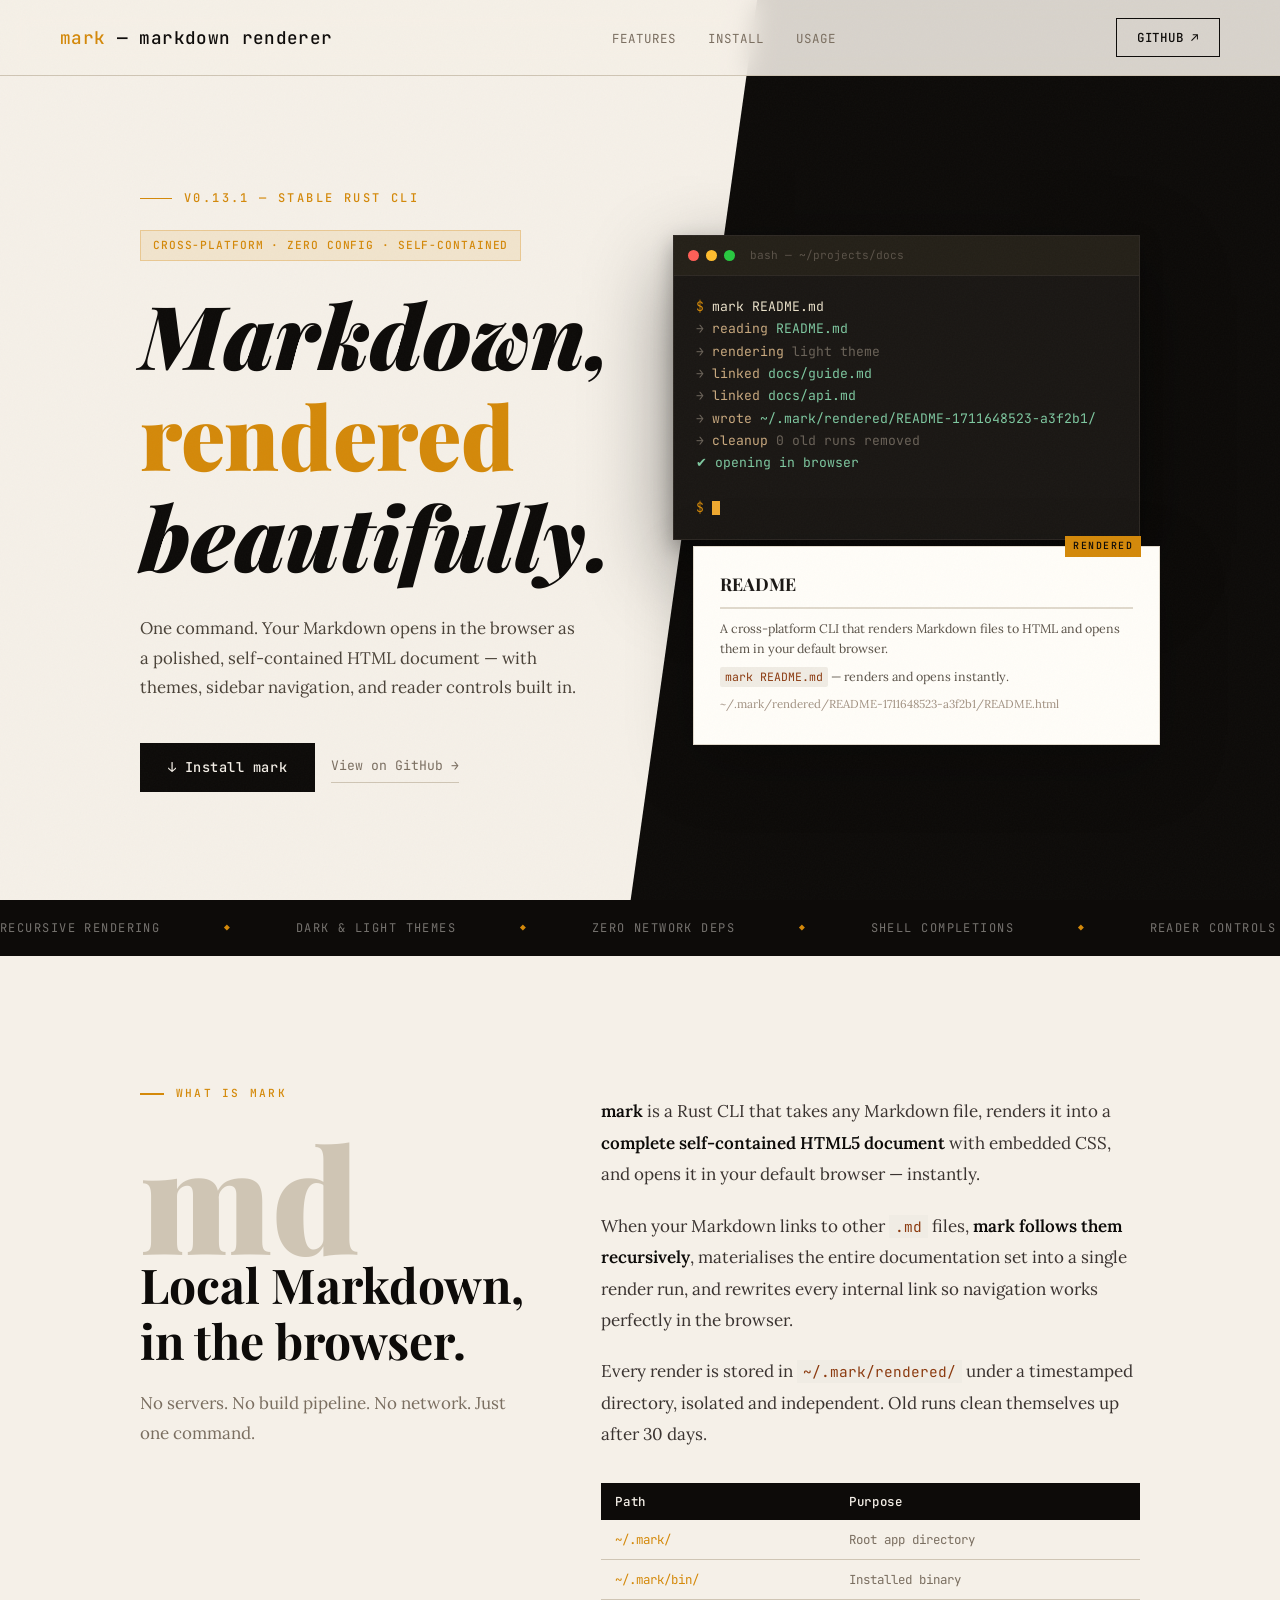
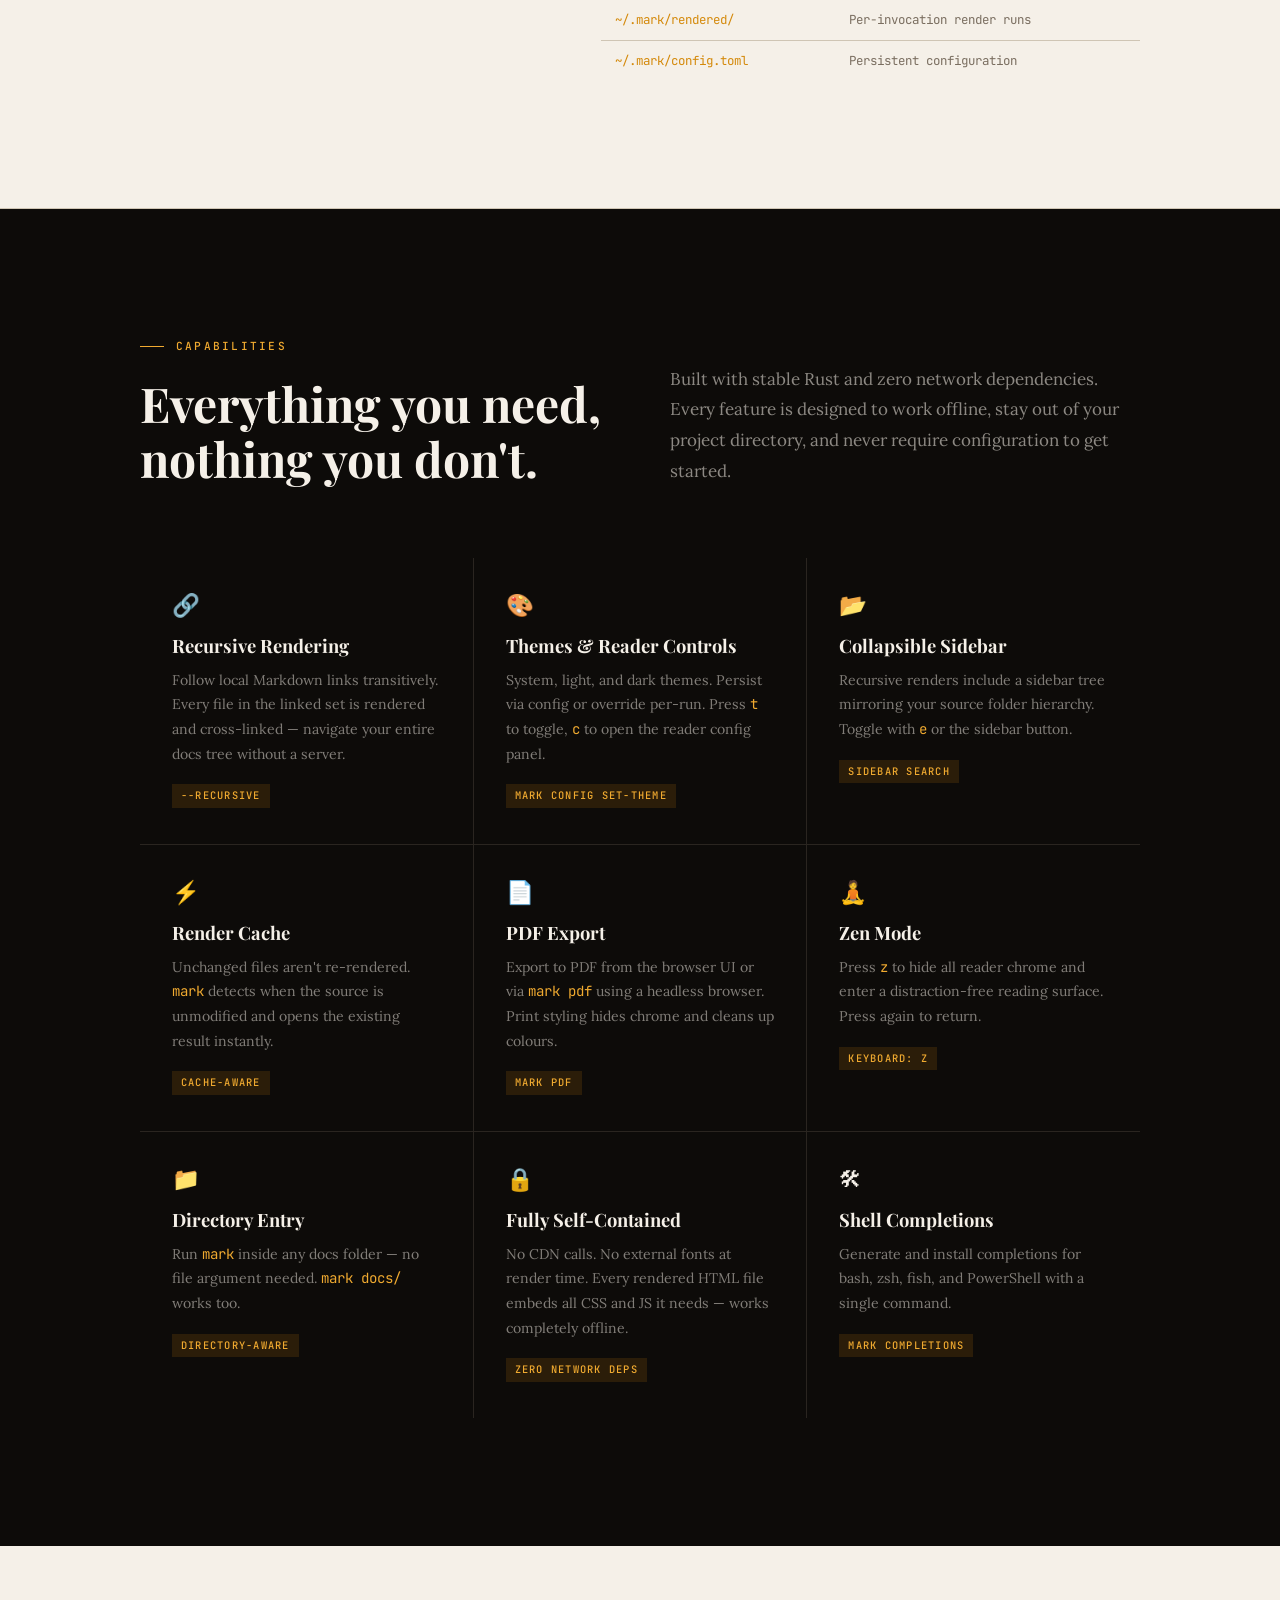
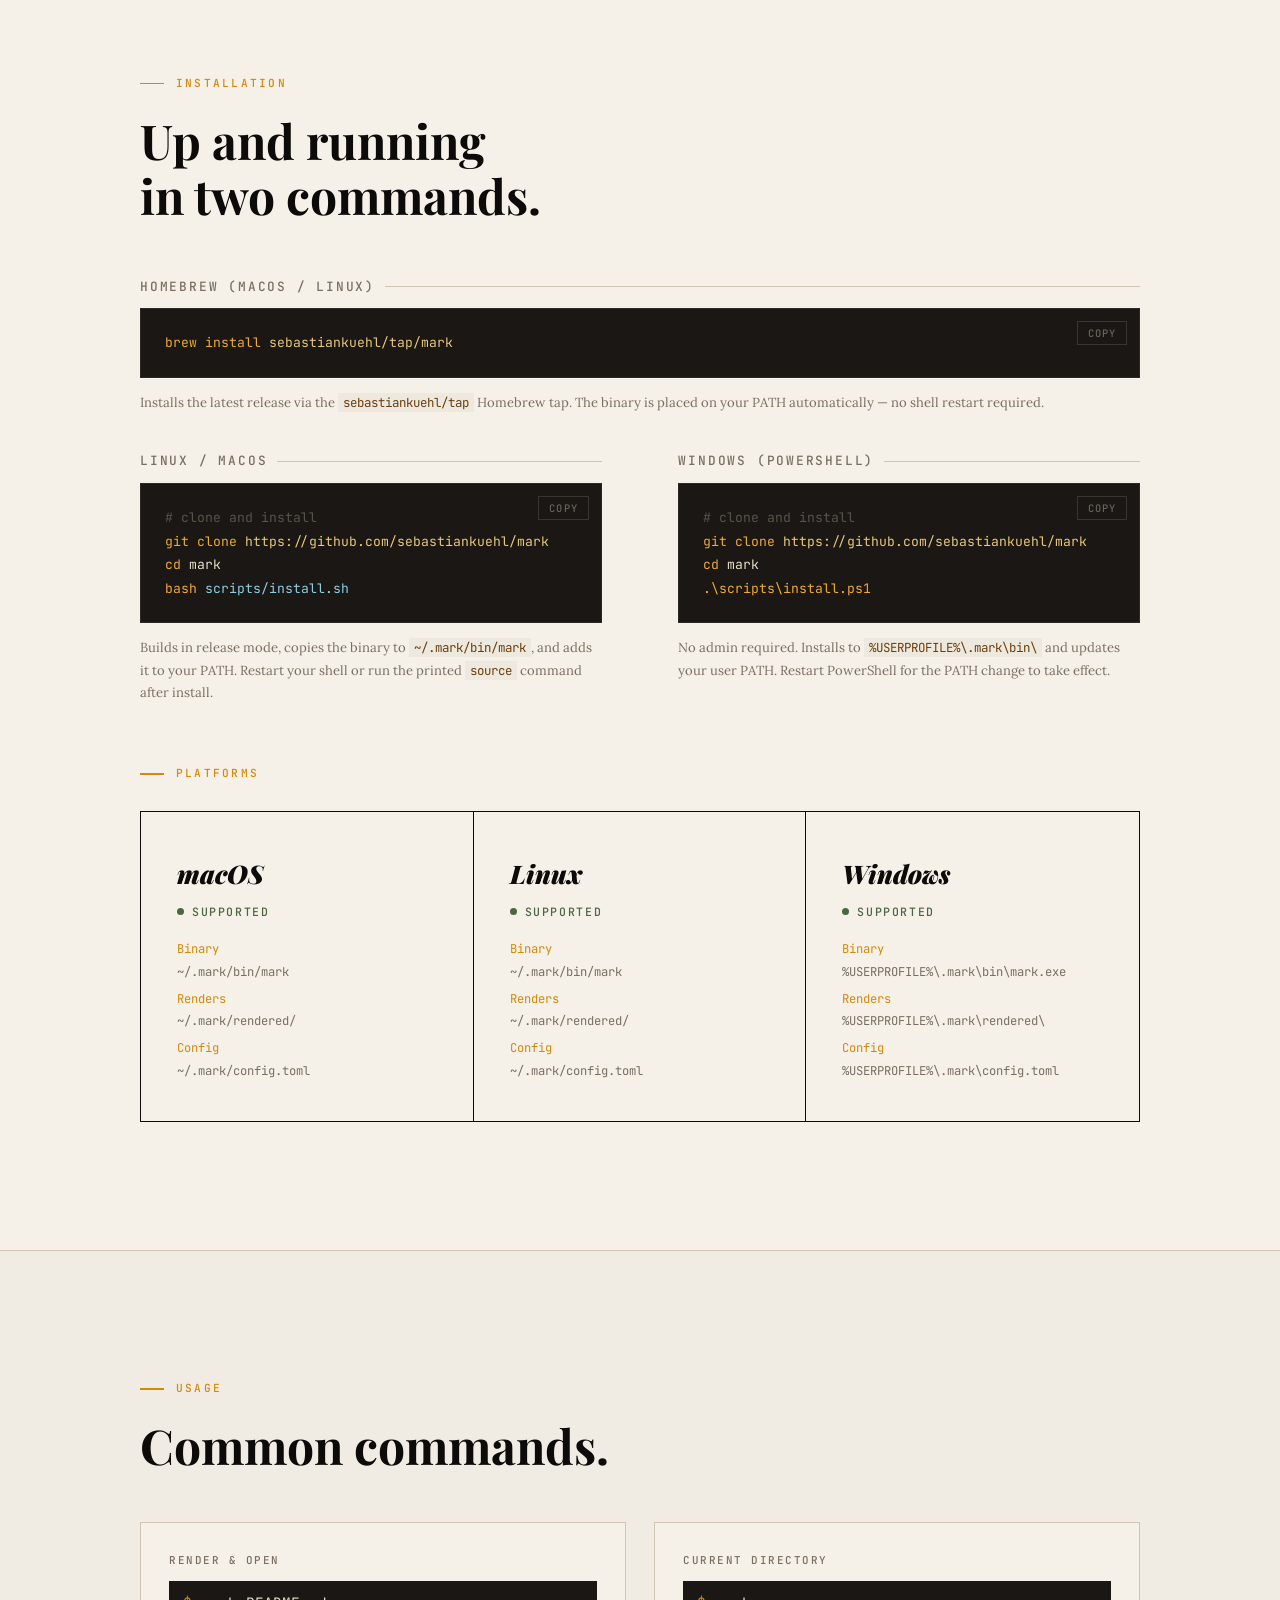
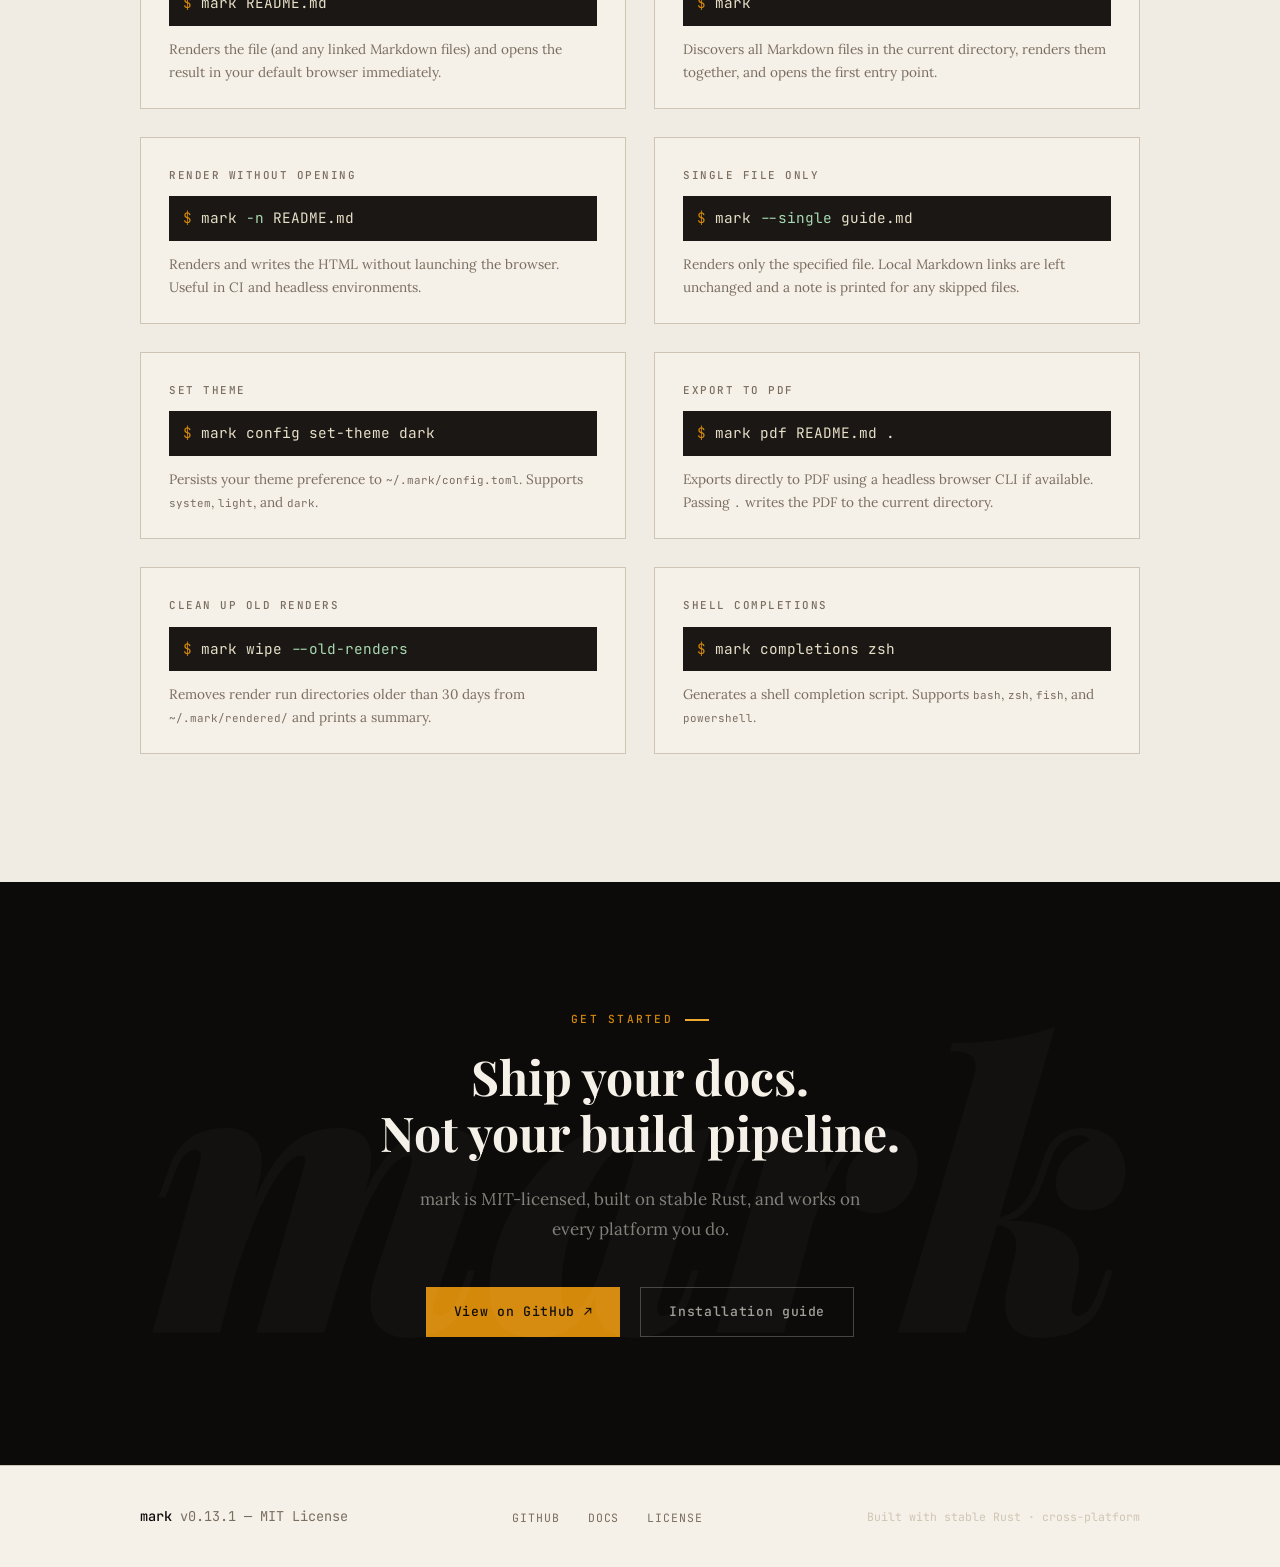
<file: index.html>
<!DOCTYPE html>
<html lang="en">
<head>
  <meta charset="UTF-8" />
  <meta name="viewport" content="width=device-width, initial-scale=1.0" />
  <title>mark — Markdown rendered beautifully</title>
  <meta name="description" content="A cross-platform CLI that renders Markdown files to self-contained HTML and opens them in your browser. Zero config, zero network, zero friction." />

  <link rel="preconnect" href="https://fonts.googleapis.com" />
  <link rel="preconnect" href="https://fonts.gstatic.com" crossorigin />
  <link href="https://fonts.googleapis.com/css2?family=Playfair+Display:ital,wght@0,400;0,700;0,900;1,400;1,700&family=JetBrains+Mono:wght@300;400;500&family=Lora:ital,wght@0,400;0,500;1,400&display=swap" rel="stylesheet" />

  <style>
    /* ─── Reset & Variables ─────────────────────────────────────── */
    *, *::before, *::after { box-sizing: border-box; margin: 0; padding: 0; }

    :root {
      --ink:      #0d0b09;
      --paper:    #f5f0e8;
      --amber:    #d4890a;
      --amber-lt: #f0aa30;
      --rust:     #c0430c;
      --sage:     #4a6741;
      --muted:    #7a6e60;
      --border:   #cfc5b4;
      --code-bg:  #1a1714;
      --code-fg:  #e8dfc8;

      --font-display: 'Playfair Display', Georgia, serif;
      --font-body:    'Lora', Georgia, serif;
      --font-mono:    'JetBrains Mono', 'Fira Code', monospace;

      --max-w: 1120px;
      --section-gap: clamp(80px, 10vw, 140px);
    }

    html { scroll-behavior: smooth; }

    body {
      background: var(--paper);
      color: var(--ink);
      font-family: var(--font-body);
      font-size: 17px;
      line-height: 1.7;
      overflow-x: hidden;
    }

    /* ─── Grain overlay ─────────────────────────────────────────── */
    body::before {
      content: '';
      position: fixed; inset: 0; z-index: 9999;
      pointer-events: none;
      opacity: .028;
      background-image: url("data:image/svg+xml,%3Csvg xmlns='http://www.w3.org/2000/svg' width='300' height='300'%3E%3Cfilter id='n'%3E%3CfeTurbulence type='fractalNoise' baseFrequency='.65' numOctaves='3' stitchTiles='stitch'/%3E%3C/filter%3E%3Crect width='300' height='300' filter='url(%23n)' opacity='1'/%3E%3C/svg%3E");
      background-repeat: repeat;
    }

    /* ─── Typography ────────────────────────────────────────────── */
    h1,h2,h3,h4 { font-family: var(--font-display); font-weight: 700; line-height: 1.15; }
    h1 { font-size: clamp(3rem, 7vw, 5.5rem); }
    h2 { font-size: clamp(2rem, 4vw, 3rem); }
    h3 { font-size: 1.35rem; font-weight: 700; }

    a { color: var(--amber); text-decoration: none; }
    a:hover { text-decoration: underline; }

    code, pre { font-family: var(--font-mono); }

    /* ─── Layout helpers ────────────────────────────────────────── */
    .container { max-width: var(--max-w); margin: 0 auto; padding: 0 clamp(20px, 5vw, 60px); }
    .section { padding: var(--section-gap) 0; }

    /* ─── NAV ───────────────────────────────────────────────────── */
    nav {
      position: fixed; top: 0; left: 0; right: 0; z-index: 100;
      padding: 18px clamp(20px, 5vw, 60px);
      display: flex; align-items: center; justify-content: space-between;
      background: rgba(245, 240, 232, .88);
      backdrop-filter: blur(12px) saturate(1.4);
      border-bottom: 1px solid var(--border);
      transition: background .3s;
    }

    .nav-brand {
      font-family: var(--font-mono);
      font-size: 1.1rem;
      font-weight: 500;
      color: var(--ink);
      letter-spacing: .02em;
    }
    .nav-brand span { color: var(--amber); }

    .nav-links {
      display: flex; gap: 32px; list-style: none;
    }
    .nav-links a {
      font-family: var(--font-mono);
      font-size: .78rem;
      font-weight: 400;
      color: var(--muted);
      letter-spacing: .08em;
      text-transform: uppercase;
      transition: color .2s;
    }
    .nav-links a:hover { color: var(--ink); text-decoration: none; }

    .nav-cta {
      font-family: var(--font-mono);
      font-size: .78rem;
      font-weight: 500;
      letter-spacing: .06em;
      text-transform: uppercase;
      padding: 8px 20px;
      border: 1.5px solid var(--ink);
      color: var(--ink);
      transition: background .2s, color .2s;
    }
    .nav-cta:hover { background: var(--ink); color: var(--paper); text-decoration: none; }

    /* ─── HERO ──────────────────────────────────────────────────── */
    .hero {
      min-height: 100svh;
      padding-top: 80px;
      display: grid;
      align-items: center;
      position: relative;
      overflow: hidden;
    }

    /* diagonal ink bleed */
    .hero::after {
      content: '';
      position: absolute;
      right: -120px; top: -60px;
      width: 55vw; height: 110%;
      background: var(--ink);
      transform: skewX(-8deg);
      z-index: 0;
    }

    .hero-inner {
      position: relative; z-index: 1;
      display: grid;
      grid-template-columns: 1fr 1fr;
      gap: 60px;
      align-items: center;
    }

    .hero-text { padding: clamp(40px, 6vw, 80px) 0; }

    .hero-eyebrow {
      font-family: var(--font-mono);
      font-size: .75rem;
      font-weight: 500;
      letter-spacing: .2em;
      text-transform: uppercase;
      color: var(--amber);
      margin-bottom: 20px;
      display: flex; align-items: center; gap: 12px;
    }
    .hero-eyebrow::before {
      content: '';
      display: block; width: 32px; height: 1.5px;
      background: var(--amber);
    }

    .hero-title {
      font-weight: 900;
      font-style: italic;
      margin-bottom: 28px;
    }
    .hero-title .accent { color: var(--amber); font-style: normal; }

    .hero-sub {
      font-size: 1.05rem;
      color: #4a4238;
      max-width: 440px;
      margin-bottom: 40px;
      line-height: 1.75;
    }

    .hero-actions { display: flex; gap: 16px; align-items: center; flex-wrap: wrap; }

    .btn-primary {
      display: inline-flex; align-items: center; gap: 8px;
      font-family: var(--font-mono);
      font-size: .85rem;
      font-weight: 500;
      letter-spacing: .04em;
      padding: 13px 28px;
      background: var(--ink);
      color: var(--paper);
      border: none;
      cursor: pointer;
      transition: background .2s, transform .15s;
      text-decoration: none;
    }
    .btn-primary:hover { background: #2a2420; transform: translateY(-1px); text-decoration: none; }

    .btn-secondary {
      font-family: var(--font-mono);
      font-size: .82rem;
      color: var(--muted);
      padding: 4px 0;
      border-bottom: 1px solid var(--border);
      transition: color .2s, border-color .2s;
      text-decoration: none;
    }
    .btn-secondary:hover { color: var(--ink); border-color: var(--ink); text-decoration: none; }

    /* ─── Terminal window ───────────────────────────────────────── */
    .hero-terminal {
      position: relative; z-index: 1;
      display: flex; flex-direction: column;
      gap: 16px;
    }

    .terminal {
      background: var(--code-bg);
      border: 1px solid #2e2924;
      box-shadow: 0 32px 80px rgba(0,0,0,.45), 0 8px 20px rgba(0,0,0,.3);
      overflow: hidden;
    }

    .terminal-bar {
      display: flex; align-items: center; gap: 7px;
      padding: 10px 14px;
      background: #242018;
      border-bottom: 1px solid #2e2924;
    }
    .terminal-dot {
      width: 11px; height: 11px; border-radius: 50%;
    }
    .terminal-dot:nth-child(1) { background: #ff5f57; }
    .terminal-dot:nth-child(2) { background: #febc2e; }
    .terminal-dot:nth-child(3) { background: #28c840; }
    .terminal-title {
      font-family: var(--font-mono);
      font-size: .7rem;
      color: #5a5248;
      margin-left: 8px;
    }

    .terminal-body {
      padding: 20px 22px;
      font-family: var(--font-mono);
      font-size: .82rem;
      line-height: 1.7;
      color: var(--code-fg);
      min-height: 180px;
    }

    .t-prompt { color: var(--amber); }
    .t-cmd    { color: #e8dfc8; }
    .t-path   { color: #7ec8a0; }
    .t-muted  { color: #6a6258; }
    .t-success { color: #7ec8a0; }
    .t-label  { color: #c8a87e; }

    /* typing cursor */
    .cursor {
      display: inline-block;
      width: 8px; height: 14px;
      background: var(--amber-lt);
      vertical-align: middle;
      animation: blink 1.1s step-end infinite;
    }
    @keyframes blink { 0%,100% { opacity: 1; } 50% { opacity: 0; } }

    /* typed text animation */
    .typed-text { overflow: hidden; white-space: nowrap; }
    .line { opacity: 0; animation: fadeLine .35s ease forwards; }

    @keyframes fadeLine {
      from { opacity: 0; transform: translateY(4px); }
      to   { opacity: 1; transform: translateY(0); }
    }

    /* staggered output lines */
    .line:nth-child(1)  { animation-delay: .4s; }
    .line:nth-child(2)  { animation-delay: .9s; }
    .line:nth-child(3)  { animation-delay: 1.5s; }
    .line:nth-child(4)  { animation-delay: 2.0s; }
    .line:nth-child(5)  { animation-delay: 2.5s; }
    .line:nth-child(6)  { animation-delay: 3.1s; }
    .line:nth-child(7)  { animation-delay: 3.6s; }
    .line:nth-child(8)  { animation-delay: 4.0s; }
    .line:nth-child(9)  { animation-delay: 4.5s; }
    .line:nth-child(10) { animation-delay: 5.0s; }

    /* mini rendered preview */
    .preview-card {
      background: #fffdf8;
      border: 1px solid #e0d9cc;
      padding: 22px 26px;
      box-shadow: 0 20px 60px rgba(0,0,0,.25);
      position: relative;
      margin-top: -10px;
      transform: translateX(20px);
    }
    .preview-card::before {
      content: 'RENDERED';
      position: absolute;
      top: -11px; right: 18px;
      font-family: var(--font-mono);
      font-size: .62rem;
      font-weight: 500;
      letter-spacing: .15em;
      background: var(--amber);
      color: var(--ink);
      padding: 2px 8px;
    }
    .preview-h1 { font-family: var(--font-display); font-size: 1.1rem; font-weight: 700; color: #1a1714; border-bottom: 2px solid #e0d9cc; padding-bottom: 8px; margin-bottom: 10px; }
    .preview-p  { font-size: .78rem; color: #5a5248; line-height: 1.6; margin-bottom: 8px; }
    .preview-code { display: inline-block; background: #f0ece4; font-family: var(--font-mono); font-size: .72rem; padding: 1px 5px; color: #8b3a0f; border-radius: 2px; }

    /* ─── BELT ──────────────────────────────────────────────────── */
    .belt {
      background: var(--ink);
      color: var(--paper);
      padding: 18px 0;
      overflow: hidden;
    }
    .belt-track {
      display: flex; gap: 64px;
      animation: scroll 28s linear infinite;
      width: max-content;
    }
    @keyframes scroll { from { transform: translateX(0); } to { transform: translateX(-50%); } }

    .belt-item {
      font-family: var(--font-mono);
      font-size: .75rem;
      font-weight: 400;
      letter-spacing: .12em;
      text-transform: uppercase;
      color: rgba(245,240,232,.45);
      white-space: nowrap;
      display: flex; align-items: center; gap: 64px;
    }
    .belt-item::after {
      content: '◆';
      color: var(--amber);
      font-size: .6rem;
    }

    /* ─── ABOUT ─────────────────────────────────────────────────── */
    .about-grid {
      display: grid;
      grid-template-columns: 5fr 7fr;
      gap: clamp(40px, 6vw, 100px);
      align-items: start;
    }

    .section-label {
      font-family: var(--font-mono);
      font-size: .7rem;
      font-weight: 500;
      letter-spacing: .2em;
      text-transform: uppercase;
      color: var(--amber);
      margin-bottom: 20px;
      display: flex; align-items: center; gap: 12px;
    }
    .section-label::before {
      content: '';
      display: block; width: 24px; height: 1.5px;
      background: var(--amber);
    }

    .about-left .big-number {
      font-family: var(--font-display);
      font-size: clamp(5rem, 12vw, 9rem);
      font-weight: 900;
      line-height: 1;
      color: var(--border);
      margin-bottom: -10px;
    }
    .about-left h2 { margin-bottom: 20px; }
    .about-left p { color: var(--muted); line-height: 1.8; }

    .about-right { padding-top: 12px; }
    .about-right p { margin-bottom: 20px; color: #3a3330; line-height: 1.85; }
    .about-right p:last-child { margin-bottom: 0; }

    .about-right strong { color: var(--ink); font-weight: 600; }

    .paths-table {
      width: 100%;
      border-collapse: collapse;
      font-family: var(--font-mono);
      font-size: .78rem;
      margin-top: 32px;
    }
    .paths-table th {
      text-align: left;
      padding: 8px 14px;
      background: var(--ink);
      color: var(--paper);
      font-weight: 500;
      letter-spacing: .05em;
    }
    .paths-table td {
      padding: 9px 14px;
      border-bottom: 1px solid var(--border);
      color: var(--muted);
    }
    .paths-table td:first-child { color: var(--amber); }
    .paths-table tr:last-child td { border-bottom: none; }

    /* ─── FEATURES ──────────────────────────────────────────────── */
    #features { background: var(--ink); color: var(--paper); }

    #features .section-label { color: var(--amber-lt); }
    #features .section-label::before { background: var(--amber-lt); }

    .features-header {
      display: grid;
      grid-template-columns: 1fr 1fr;
      gap: 60px;
      align-items: end;
      margin-bottom: 72px;
    }
    .features-header h2 { color: var(--paper); }
    .features-header p { color: rgba(245,240,232,.55); line-height: 1.8; }

    .features-grid {
      display: grid;
      grid-template-columns: repeat(3, 1fr);
      gap: 1px;
      background: #2a2520;
    }

    .feature-card {
      background: var(--ink);
      padding: 36px 32px;
      position: relative;
      transition: background .2s;
      cursor: default;
    }
    .feature-card:hover { background: #1a1510; }

    .feature-icon {
      font-size: 1.4rem;
      margin-bottom: 18px;
      display: block;
      line-height: 1;
    }

    .feature-card h3 {
      font-family: var(--font-display);
      font-size: 1.15rem;
      font-weight: 700;
      color: var(--paper);
      margin-bottom: 12px;
    }

    .feature-card p {
      font-size: .88rem;
      color: rgba(245,240,232,.5);
      line-height: 1.75;
    }

    .feature-card .tag {
      display: inline-block;
      margin-top: 18px;
      font-family: var(--font-mono);
      font-size: .65rem;
      font-weight: 500;
      letter-spacing: .12em;
      text-transform: uppercase;
      padding: 3px 9px;
      background: rgba(212, 137, 10, .15);
      color: var(--amber-lt);
    }

    /* ─── INSTALL ───────────────────────────────────────────────── */
    .install-grid {
      display: grid;
      grid-template-columns: 1fr 1fr;
      gap: clamp(40px, 6vw, 80px);
    }

    .install-block h3 {
      font-family: var(--font-mono);
      font-size: .8rem;
      font-weight: 500;
      letter-spacing: .14em;
      text-transform: uppercase;
      color: var(--muted);
      margin-bottom: 14px;
      display: flex; align-items: center; gap: 10px;
    }
    .install-block h3::after {
      content: '';
      flex: 1; height: 1px;
      background: var(--border);
    }

    .code-block {
      background: var(--code-bg);
      border: 1px solid #2e2924;
      padding: 22px 24px;
      overflow-x: auto;
      position: relative;
    }

    .code-block pre {
      font-size: .82rem;
      line-height: 1.8;
      color: var(--code-fg);
    }

    .code-block .cb-comment { color: #5a5248; }
    .code-block .cb-cmd     { color: var(--amber-lt); }
    .code-block .cb-flag    { color: #a8d8b0; }
    .code-block .cb-path    { color: #8ecfe0; }
    .code-block .cb-str     { color: #e8c87a; }

    .copy-btn {
      position: absolute;
      top: 12px; right: 12px;
      font-family: var(--font-mono);
      font-size: .65rem;
      font-weight: 500;
      letter-spacing: .1em;
      text-transform: uppercase;
      padding: 4px 10px;
      background: transparent;
      border: 1px solid #3a3530;
      color: #6a6258;
      cursor: pointer;
      transition: border-color .2s, color .2s;
    }
    .copy-btn:hover { border-color: var(--amber); color: var(--amber-lt); }
    .copy-btn.copied { border-color: #7ec8a0; color: #7ec8a0; }

    .install-note {
      margin-top: 14px;
      font-size: .82rem;
      color: var(--muted);
      line-height: 1.7;
    }
    .install-note code { background: #eee9de; padding: 1px 5px; font-size: .78rem; color: #6b3e0e; }

    /* ─── USAGE ─────────────────────────────────────────────────── */
    #usage { background: #f0ece4; }

    .usage-grid {
      display: grid;
      grid-template-columns: repeat(2, 1fr);
      gap: 28px;
    }

    .usage-card {
      background: var(--paper);
      border: 1px solid var(--border);
      padding: 28px 28px 24px;
    }

    .usage-card .usage-label {
      font-family: var(--font-mono);
      font-size: .68rem;
      font-weight: 500;
      letter-spacing: .14em;
      text-transform: uppercase;
      color: var(--muted);
      margin-bottom: 12px;
    }

    .usage-card .cmd {
      font-family: var(--font-mono);
      font-size: .9rem;
      color: var(--code-fg);
      background: var(--code-bg);
      padding: 10px 14px;
      margin-bottom: 12px;
      display: block;
    }
    .usage-card .cmd .prompt { color: var(--amber); }
    .usage-card .cmd .flag   { color: #a8d8b0; }

    .usage-card p {
      font-size: .85rem;
      color: var(--muted);
      line-height: 1.7;
    }

    /* ─── PLATFORM ──────────────────────────────────────────────── */
    .platforms {
      display: grid;
      grid-template-columns: repeat(3, 1fr);
      gap: 0;
      border: 1.5px solid var(--ink);
    }

    .platform-cell {
      padding: 40px 36px;
      border-right: 1.5px solid var(--ink);
      position: relative;
    }
    .platform-cell:last-child { border-right: none; }

    .platform-os {
      font-family: var(--font-display);
      font-size: 1.6rem;
      font-weight: 900;
      font-style: italic;
      color: var(--ink);
      margin-bottom: 6px;
    }

    .platform-status {
      font-family: var(--font-mono);
      font-size: .72rem;
      font-weight: 500;
      letter-spacing: .14em;
      text-transform: uppercase;
      color: var(--sage);
      display: flex; align-items: center; gap: 8px;
      margin-bottom: 18px;
    }
    .platform-status::before {
      content: '';
      width: 7px; height: 7px; border-radius: 50%;
      background: var(--sage);
      flex-shrink: 0;
    }

    .platform-path {
      font-family: var(--font-mono);
      font-size: .76rem;
      color: var(--muted);
      line-height: 1.7;
    }
    .platform-path span { display: block; color: var(--amber); margin-bottom: 2px; }

    /* ─── CTA ───────────────────────────────────────────────────── */
    .cta-section {
      background: var(--ink);
      color: var(--paper);
      text-align: center;
      padding: var(--section-gap) 0;
      position: relative;
      overflow: hidden;
    }

    .cta-section::before {
      content: 'mark';
      position: absolute;
      font-family: var(--font-display);
      font-size: 30vw;
      font-weight: 900;
      font-style: italic;
      color: rgba(255,255,255,.025);
      top: 50%; left: 50%;
      transform: translate(-50%, -50%);
      white-space: nowrap;
      pointer-events: none;
    }

    .cta-section .section-label { justify-content: center; }
    .cta-section .section-label::before { display: none; }
    .cta-section .section-label::after {
      content: '';
      display: block; width: 24px; height: 1.5px;
      background: var(--amber-lt);
    }

    .cta-section h2 {
      color: var(--paper);
      margin: 20px auto 24px;
      max-width: 700px;
    }

    .cta-section p {
      color: rgba(245,240,232,.5);
      max-width: 480px;
      margin: 0 auto 42px;
      line-height: 1.8;
    }

    .cta-buttons { display: flex; justify-content: center; gap: 20px; flex-wrap: wrap; }

    .btn-outline-lt {
      display: inline-flex; align-items: center; gap: 8px;
      font-family: var(--font-mono);
      font-size: .82rem;
      font-weight: 500;
      letter-spacing: .05em;
      padding: 13px 28px;
      border: 1.5px solid rgba(245,240,232,.25);
      color: rgba(245,240,232,.65);
      transition: border-color .2s, color .2s;
      text-decoration: none;
    }
    .btn-outline-lt:hover { border-color: var(--paper); color: var(--paper); text-decoration: none; }

    .btn-amber {
      display: inline-flex; align-items: center; gap: 8px;
      font-family: var(--font-mono);
      font-size: .82rem;
      font-weight: 500;
      letter-spacing: .05em;
      padding: 13px 28px;
      background: var(--amber);
      color: var(--ink);
      transition: background .2s;
      text-decoration: none;
    }
    .btn-amber:hover { background: var(--amber-lt); text-decoration: none; }

    /* ─── FOOTER ────────────────────────────────────────────────── */
    footer {
      border-top: 1px solid var(--border);
      padding: 36px 0;
    }

    .footer-inner {
      display: flex; align-items: center; justify-content: space-between;
      flex-wrap: wrap; gap: 16px;
    }

    .footer-brand {
      font-family: var(--font-mono);
      font-size: .85rem;
      color: var(--muted);
    }
    .footer-brand strong {
      color: var(--ink); font-weight: 500;
    }

    .footer-links {
      display: flex; gap: 28px; list-style: none;
    }
    .footer-links a {
      font-family: var(--font-mono);
      font-size: .72rem;
      color: var(--muted);
      letter-spacing: .08em;
      text-transform: uppercase;
      transition: color .2s;
    }
    .footer-links a:hover { color: var(--ink); text-decoration: none; }

    .footer-meta {
      font-family: var(--font-mono);
      font-size: .72rem;
      color: var(--border);
    }

    /* ─── Version badge ─────────────────────────────────────────── */
    .version-badge {
      display: inline-flex; align-items: center; gap: 6px;
      font-family: var(--font-mono);
      font-size: .7rem;
      font-weight: 500;
      letter-spacing: .08em;
      text-transform: uppercase;
      padding: 5px 12px;
      background: rgba(212, 137, 10, .12);
      border: 1px solid rgba(212, 137, 10, .3);
      color: var(--amber);
      margin-bottom: 22px;
      display: inline-block;
    }

    /* ─── Divider ───────────────────────────────────────────────── */
    .section-divider {
      border: none;
      border-top: 1px solid var(--border);
      margin: 0;
    }

    /* ─── Scroll animations ─────────────────────────────────────── */
    .reveal {
      opacity: 0;
      transform: translateY(28px);
      transition: opacity .65s ease, transform .65s ease;
    }
    .reveal.visible {
      opacity: 1;
      transform: none;
    }

    /* ─── Responsive ────────────────────────────────────────────── */
    @media (max-width: 900px) {
      .hero::after { display: none; }
      .hero-inner { grid-template-columns: 1fr; }
      .hero-terminal { order: -1; }
      .features-header { grid-template-columns: 1fr; }
      .features-grid { grid-template-columns: 1fr 1fr; }
      .install-grid { grid-template-columns: 1fr; }
      .usage-grid { grid-template-columns: 1fr; }
      .platforms { grid-template-columns: 1fr; }
      .platform-cell { border-right: none; border-bottom: 1.5px solid var(--ink); }
      .platform-cell:last-child { border-bottom: none; }
      .about-grid { grid-template-columns: 1fr; }
      .footer-inner { flex-direction: column; align-items: flex-start; }
    }
    @media (max-width: 640px) {
      .features-grid { grid-template-columns: 1fr; }
      .nav-links { display: none; }
      .hero-title { font-style: normal; }
    }
  </style>
</head>

<body>

  <!-- NAV -->
  <nav>
    <div class="nav-brand"><span>mark</span> — markdown renderer</div>
    <ul class="nav-links">
      <li><a href="#features">Features</a></li>
      <li><a href="#install">Install</a></li>
      <li><a href="#usage">Usage</a></li>
    </ul>
    <a href="https://github.com/sebastiankuehl/mark" class="nav-cta">GitHub ↗</a>
  </nav>

  <!-- HERO -->
  <header class="hero">
    <div class="container">
      <div class="hero-inner">

        <div class="hero-text">
          <div class="hero-eyebrow">v0.13.1 — stable rust cli</div>
          <div class="version-badge">cross-platform · zero config · self-contained</div>
          <h1 class="hero-title">
            Markdown,<br/>
            <span class="accent">rendered</span><br/>
            beautifully.
          </h1>
          <p class="hero-sub">
            One command. Your Markdown opens in the browser as a polished, self-contained HTML document — with themes, sidebar navigation, and reader controls built in.
          </p>
          <div class="hero-actions">
            <a href="#install" class="btn-primary">
              <span>↓</span> Install mark
            </a>
            <a href="https://github.com/sebastiankuehl/mark" class="btn-secondary">View on GitHub →</a>
          </div>
        </div>

        <div class="hero-terminal">
          <div class="terminal">
            <div class="terminal-bar">
              <div class="terminal-dot"></div>
              <div class="terminal-dot"></div>
              <div class="terminal-dot"></div>
              <span class="terminal-title">bash — ~/projects/docs</span>
            </div>
            <div class="terminal-body">
              <div class="line"><span class="t-prompt">$</span> <span class="t-cmd">mark README.md</span></div>
              <div class="line"><span class="t-muted">  →</span> <span class="t-label">reading</span>  <span class="t-path">README.md</span></div>
              <div class="line"><span class="t-muted">  →</span> <span class="t-label">rendering</span> <span class="t-muted">light theme</span></div>
              <div class="line"><span class="t-muted">  →</span> <span class="t-label">linked</span>   <span class="t-path">docs/guide.md</span></div>
              <div class="line"><span class="t-muted">  →</span> <span class="t-label">linked</span>   <span class="t-path">docs/api.md</span></div>
              <div class="line"><span class="t-muted">  →</span> <span class="t-label">wrote</span>    <span class="t-path">~/.mark/rendered/README-1711648523-a3f2b1/</span></div>
              <div class="line"><span class="t-muted">  →</span> <span class="t-label">cleanup</span>  <span class="t-muted">0 old runs removed</span></div>
              <div class="line"><span class="t-success">  ✔ opening in browser</span></div>
              <div class="line">&nbsp;</div>
              <div class="line"><span class="t-prompt">$</span> <span class="cursor"></span></div>
            </div>
          </div>

          <div class="preview-card">
            <div class="preview-h1">README</div>
            <div class="preview-p">A cross-platform CLI that renders Markdown files to HTML and opens them in your default browser.</div>
            <div class="preview-p"><span class="preview-code">mark README.md</span> — renders and opens instantly.</div>
            <div class="preview-p" style="color:#a09080;font-size:.72rem;">~/.mark/rendered/README-1711648523-a3f2b1/README.html</div>
          </div>
        </div>

      </div>
    </div>
  </header>

  <!-- BELT -->
  <div class="belt" aria-hidden="true">
    <div class="belt-track">
      <span class="belt-item">Recursive rendering</span>
      <span class="belt-item">Dark &amp; light themes</span>
      <span class="belt-item">Zero network deps</span>
      <span class="belt-item">Shell completions</span>
      <span class="belt-item">Reader controls</span>
      <span class="belt-item">PDF export</span>
      <span class="belt-item">Sidebar navigation</span>
      <span class="belt-item">Render cache</span>
      <span class="belt-item">Zen mode</span>
      <span class="belt-item">Linux · macOS · Windows</span>
      <!-- duplicate for seamless loop -->
      <span class="belt-item">Recursive rendering</span>
      <span class="belt-item">Dark &amp; light themes</span>
      <span class="belt-item">Zero network deps</span>
      <span class="belt-item">Shell completions</span>
      <span class="belt-item">Reader controls</span>
      <span class="belt-item">PDF export</span>
      <span class="belt-item">Sidebar navigation</span>
      <span class="belt-item">Render cache</span>
      <span class="belt-item">Zen mode</span>
      <span class="belt-item">Linux · macOS · Windows</span>
    </div>
  </div>

  <!-- ABOUT -->
  <section class="section">
    <div class="container">
      <div class="about-grid reveal">
        <div class="about-left">
          <div class="section-label">What is mark</div>
          <div class="big-number">md</div>
          <h2>Local Markdown,<br/>in the browser.</h2>
          <p>No servers. No build pipeline. No network. Just one command.</p>
        </div>
        <div class="about-right">
          <p>
            <strong>mark</strong> is a Rust CLI that takes any Markdown file, renders it into a <strong>complete self-contained HTML5 document</strong> with embedded CSS, and opens it in your default browser — instantly.
          </p>
          <p>
            When your Markdown links to other <code style="background:#f0ece4;padding:2px 6px;font-family:var(--font-mono);font-size:.85em;color:#8b3a0f;">.md</code> files, <strong>mark follows them recursively</strong>, materialises the entire documentation set into a single render run, and rewrites every internal link so navigation works perfectly in the browser.
          </p>
          <p>
            Every render is stored in <code style="background:#f0ece4;padding:2px 6px;font-family:var(--font-mono);font-size:.85em;color:#8b3a0f;">~/.mark/rendered/</code> under a timestamped directory, isolated and independent. Old runs clean themselves up after 30 days.
          </p>

          <table class="paths-table" style="margin-top:32px;">
            <thead>
              <tr><th>Path</th><th>Purpose</th></tr>
            </thead>
            <tbody>
              <tr><td>~/.mark/</td><td>Root app directory</td></tr>
              <tr><td>~/.mark/bin/</td><td>Installed binary</td></tr>
              <tr><td>~/.mark/rendered/</td><td>Per-invocation render runs</td></tr>
              <tr><td>~/.mark/config.toml</td><td>Persistent configuration</td></tr>
            </tbody>
          </table>
        </div>
      </div>
    </div>
  </section>

  <hr class="section-divider" />

  <!-- FEATURES -->
  <section class="section" id="features">
    <div class="container">
      <div class="features-header reveal">
        <div>
          <div class="section-label">Capabilities</div>
          <h2>Everything you need,<br/>nothing you don't.</h2>
        </div>
        <p>
          Built with stable Rust and zero network dependencies. Every feature is designed to work offline, stay out of your project directory, and never require configuration to get started.
        </p>
      </div>

      <div class="features-grid reveal">
        <div class="feature-card">
          <span class="feature-icon">🔗</span>
          <h3>Recursive Rendering</h3>
          <p>Follow local Markdown links transitively. Every file in the linked set is rendered and cross-linked — navigate your entire docs tree without a server.</p>
          <span class="tag">--recursive</span>
        </div>
        <div class="feature-card">
          <span class="feature-icon">🎨</span>
          <h3>Themes &amp; Reader Controls</h3>
          <p>System, light, and dark themes. Persist via config or override per-run. Press <code style="color:var(--amber-lt);font-family:var(--font-mono);">t</code> to toggle, <code style="color:var(--amber-lt);font-family:var(--font-mono);">c</code> to open the reader config panel.</p>
          <span class="tag">mark config set-theme</span>
        </div>
        <div class="feature-card">
          <span class="feature-icon">📂</span>
          <h3>Collapsible Sidebar</h3>
          <p>Recursive renders include a sidebar tree mirroring your source folder hierarchy. Toggle with <code style="color:var(--amber-lt);font-family:var(--font-mono);">e</code> or the sidebar button.</p>
          <span class="tag">sidebar search</span>
        </div>
        <div class="feature-card">
          <span class="feature-icon">⚡</span>
          <h3>Render Cache</h3>
          <p>Unchanged files aren't re-rendered. <code style="color:var(--amber-lt);font-family:var(--font-mono);">mark</code> detects when the source is unmodified and opens the existing result instantly.</p>
          <span class="tag">cache-aware</span>
        </div>
        <div class="feature-card">
          <span class="feature-icon">📄</span>
          <h3>PDF Export</h3>
          <p>Export to PDF from the browser UI or via <code style="color:var(--amber-lt);font-family:var(--font-mono);">mark pdf</code> using a headless browser. Print styling hides chrome and cleans up colours.</p>
          <span class="tag">mark pdf</span>
        </div>
        <div class="feature-card">
          <span class="feature-icon">🧘</span>
          <h3>Zen Mode</h3>
          <p>Press <code style="color:var(--amber-lt);font-family:var(--font-mono);">z</code> to hide all reader chrome and enter a distraction-free reading surface. Press again to return.</p>
          <span class="tag">keyboard: z</span>
        </div>
        <div class="feature-card">
          <span class="feature-icon">📁</span>
          <h3>Directory Entry</h3>
          <p>Run <code style="color:var(--amber-lt);font-family:var(--font-mono);">mark</code> inside any docs folder — no file argument needed. <code style="color:var(--amber-lt);font-family:var(--font-mono);">mark docs/</code> works too.</p>
          <span class="tag">directory-aware</span>
        </div>
        <div class="feature-card">
          <span class="feature-icon">🔒</span>
          <h3>Fully Self-Contained</h3>
          <p>No CDN calls. No external fonts at render time. Every rendered HTML file embeds all CSS and JS it needs — works completely offline.</p>
          <span class="tag">zero network deps</span>
        </div>
        <div class="feature-card">
          <span class="feature-icon">🛠</span>
          <h3>Shell Completions</h3>
          <p>Generate and install completions for bash, zsh, fish, and PowerShell with a single command.</p>
          <span class="tag">mark completions</span>
        </div>
      </div>
    </div>
  </section>

  <!-- INSTALL -->
  <section class="section" id="install">
    <div class="container">
      <div class="section-label reveal">Installation</div>
      <h2 style="margin-bottom:56px;" class="reveal">Up and running<br/>in two commands.</h2>

      <!-- Homebrew -->
      <div class="install-block reveal" style="margin-bottom:40px;">
        <h3>Homebrew (macOS / Linux)</h3>
        <div class="code-block">
          <button class="copy-btn" data-copy="brew install sebastiankuehl/tap/mark">Copy</button>
          <pre><span class="cb-cmd">brew install</span> <span class="cb-str">sebastiankuehl/tap/mark</span></pre>
        </div>
        <p class="install-note">
          Installs the latest release via the <code>sebastiankuehl/tap</code> Homebrew tap. The binary is placed on your PATH automatically — no shell restart required.
        </p>
      </div>

      <div class="install-grid reveal">
        <div class="install-block">
          <h3>Linux / macOS</h3>
          <div class="code-block">
            <button class="copy-btn" data-copy="# clone and install
git clone https://github.com/sebastiankuehl/mark
cd mark
bash scripts/install.sh">Copy</button>
            <pre><span class="cb-comment"># clone and install</span>
<span class="cb-cmd">git clone</span> <span class="cb-str">https://github.com/sebastiankuehl/mark</span>
<span class="cb-cmd">cd</span> mark
<span class="cb-cmd">bash</span> <span class="cb-path">scripts/install.sh</span></pre>
          </div>
          <p class="install-note">
            Builds in release mode, copies the binary to <code>~/.mark/bin/mark</code>, and adds it to your PATH. Restart your shell or run the printed <code>source</code> command after install.
          </p>
        </div>

        <div class="install-block">
          <h3>Windows (PowerShell)</h3>
          <div class="code-block">
            <button class="copy-btn" data-copy="# clone and install
git clone https://github.com/sebastiankuehl/mark
cd mark
.\scripts\install.ps1">Copy</button>
            <pre><span class="cb-comment"># clone and install</span>
<span class="cb-cmd">git clone</span> <span class="cb-str">https://github.com/sebastiankuehl/mark</span>
<span class="cb-cmd">cd</span> mark
<span class="cb-cmd">.\scripts\install.ps1</span></pre>
          </div>
          <p class="install-note">
            No admin required. Installs to <code>%USERPROFILE%\.mark\bin\</code> and updates your user PATH. Restart PowerShell for the PATH change to take effect.
          </p>
        </div>
      </div>

      <div style="margin-top:60px;" class="reveal">
        <div class="section-label" style="margin-bottom:28px;">Platforms</div>
        <div class="platforms">
          <div class="platform-cell">
            <div class="platform-os">macOS</div>
            <div class="platform-status">Supported</div>
            <div class="platform-path">
              <span>Binary</span>~/.mark/bin/mark
              <span style="margin-top:6px;">Renders</span>~/.mark/rendered/
              <span style="margin-top:6px;">Config</span>~/.mark/config.toml
            </div>
          </div>
          <div class="platform-cell">
            <div class="platform-os">Linux</div>
            <div class="platform-status">Supported</div>
            <div class="platform-path">
              <span>Binary</span>~/.mark/bin/mark
              <span style="margin-top:6px;">Renders</span>~/.mark/rendered/
              <span style="margin-top:6px;">Config</span>~/.mark/config.toml
            </div>
          </div>
          <div class="platform-cell">
            <div class="platform-os">Windows</div>
            <div class="platform-status">Supported</div>
            <div class="platform-path">
              <span>Binary</span>%USERPROFILE%\.mark\bin\mark.exe
              <span style="margin-top:6px;">Renders</span>%USERPROFILE%\.mark\rendered\
              <span style="margin-top:6px;">Config</span>%USERPROFILE%\.mark\config.toml
            </div>
          </div>
        </div>
      </div>
    </div>
  </section>

  <hr class="section-divider" />

  <!-- USAGE -->
  <section class="section" id="usage">
    <div class="container">
      <div class="section-label reveal">Usage</div>
      <h2 style="margin-bottom:48px;" class="reveal">Common commands.</h2>

      <div class="usage-grid reveal">
        <div class="usage-card">
          <div class="usage-label">Render &amp; Open</div>
          <code class="cmd"><span class="prompt">$</span> mark README.md</code>
          <p>Renders the file (and any linked Markdown files) and opens the result in your default browser immediately.</p>
        </div>
        <div class="usage-card">
          <div class="usage-label">Current Directory</div>
          <code class="cmd"><span class="prompt">$</span> mark</code>
          <p>Discovers all Markdown files in the current directory, renders them together, and opens the first entry point.</p>
        </div>
        <div class="usage-card">
          <div class="usage-label">Render Without Opening</div>
          <code class="cmd"><span class="prompt">$</span> mark <span class="flag">-n</span> README.md</code>
          <p>Renders and writes the HTML without launching the browser. Useful in CI and headless environments.</p>
        </div>
        <div class="usage-card">
          <div class="usage-label">Single File Only</div>
          <code class="cmd"><span class="prompt">$</span> mark <span class="flag">--single</span> guide.md</code>
          <p>Renders only the specified file. Local Markdown links are left unchanged and a note is printed for any skipped files.</p>
        </div>
        <div class="usage-card">
          <div class="usage-label">Set Theme</div>
          <code class="cmd"><span class="prompt">$</span> mark config set-theme dark</code>
          <p>Persists your theme preference to <code style="font-family:var(--font-mono);font-size:.8em;">~/.mark/config.toml</code>. Supports <code style="font-family:var(--font-mono);font-size:.8em;">system</code>, <code style="font-family:var(--font-mono);font-size:.8em;">light</code>, and <code style="font-family:var(--font-mono);font-size:.8em;">dark</code>.</p>
        </div>
        <div class="usage-card">
          <div class="usage-label">Export to PDF</div>
          <code class="cmd"><span class="prompt">$</span> mark pdf README.md .</code>
          <p>Exports directly to PDF using a headless browser CLI if available. Passing <code style="font-family:var(--font-mono);font-size:.8em;">.</code> writes the PDF to the current directory.</p>
        </div>
        <div class="usage-card">
          <div class="usage-label">Clean Up Old Renders</div>
          <code class="cmd"><span class="prompt">$</span> mark wipe <span class="flag">--old-renders</span></code>
          <p>Removes render run directories older than 30 days from <code style="font-family:var(--font-mono);font-size:.8em;">~/.mark/rendered/</code> and prints a summary.</p>
        </div>
        <div class="usage-card">
          <div class="usage-label">Shell Completions</div>
          <code class="cmd"><span class="prompt">$</span> mark completions zsh</code>
          <p>Generates a shell completion script. Supports <code style="font-family:var(--font-mono);font-size:.8em;">bash</code>, <code style="font-family:var(--font-mono);font-size:.8em;">zsh</code>, <code style="font-family:var(--font-mono);font-size:.8em;">fish</code>, and <code style="font-family:var(--font-mono);font-size:.8em;">powershell</code>.</p>
        </div>
      </div>
    </div>
  </section>

  <!-- CTA -->
  <section class="cta-section">
    <div class="container">
      <div class="section-label reveal">Get started</div>
      <h2 class="reveal">Ship your docs.<br/>Not your build pipeline.</h2>
      <p class="reveal">mark is MIT-licensed, built on stable Rust, and works on every platform you do.</p>
      <div class="cta-buttons reveal">
        <a href="https://github.com/sebastiankuehl/mark" class="btn-amber">View on GitHub ↗</a>
        <a href="#install" class="btn-outline-lt">Installation guide</a>
      </div>
    </div>
  </section>

  <!-- FOOTER -->
  <footer>
    <div class="container">
      <div class="footer-inner">
        <div class="footer-brand">
          <strong>mark</strong> v0.13.1 &mdash; MIT License
        </div>
        <ul class="footer-links">
          <li><a href="https://github.com/sebastiankuehl/mark">GitHub</a></li>
          <li><a href="https://github.com/sebastiankuehl/mark/blob/main/README.md">Docs</a></li>
          <li><a href="https://github.com/sebastiankuehl/mark/blob/main/LICENSE">License</a></li>
        </ul>
        <div class="footer-meta">Built with stable Rust · cross-platform</div>
      </div>
    </div>
  </footer>

  <script>
    // ─── Scroll reveal ─────────────────────────────────────────────
    const observer = new IntersectionObserver((entries) => {
      entries.forEach(e => {
        if (e.isIntersecting) {
          e.target.classList.add('visible');
          observer.unobserve(e.target);
        }
      });
    }, { threshold: 0.12 });

    document.querySelectorAll('.reveal').forEach(el => observer.observe(el));

    // ─── Copy buttons ──────────────────────────────────────────────
    document.querySelectorAll('.copy-btn').forEach(btn => {
      btn.addEventListener('click', () => {
        const text = btn.dataset.copy || btn.closest('.code-block').querySelector('pre').textContent;
        navigator.clipboard.writeText(text.trim()).then(() => {
          btn.textContent = 'Copied!';
          btn.classList.add('copied');
          setTimeout(() => {
            btn.textContent = 'Copy';
            btn.classList.remove('copied');
          }, 2000);
        });
      });
    });

    // ─── Nav scroll effect ──────────────────────────────────────────
    const nav = document.querySelector('nav');
    window.addEventListener('scroll', () => {
      nav.style.background = window.scrollY > 40
        ? 'rgba(245, 240, 232, .96)'
        : 'rgba(245, 240, 232, .88)';
    }, { passive: true });
  </script>

</body>
</html>
</file>
